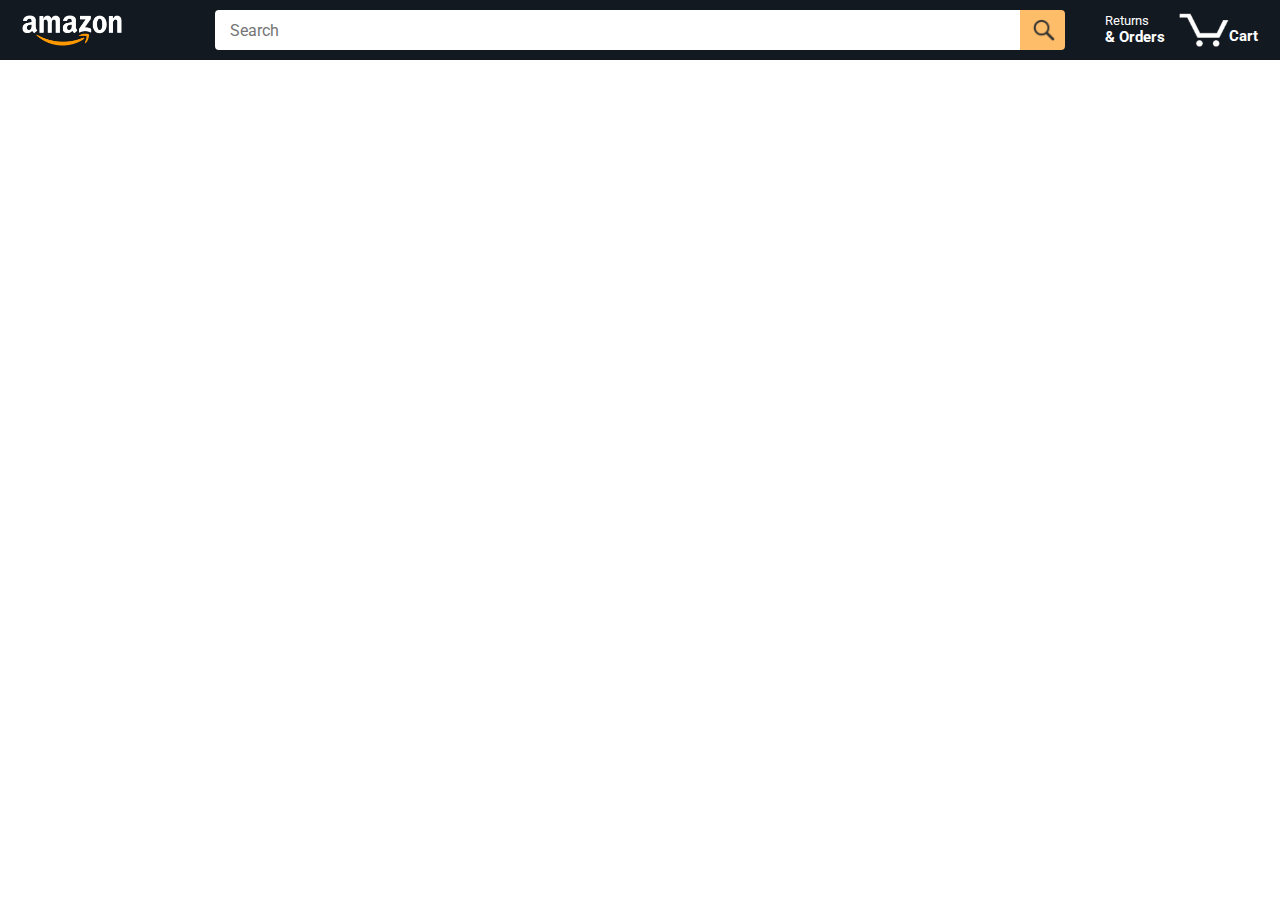
<file: index.html>
<!DOCTYPE html>
<html>
  <head>
    <title>Amazon Project</title>

    <!-- This code is needed for responsive design to work.
      (Responsive design = make the website look good on
      smaller screen sizes like a phone or a tablet). -->
    <!-- <meta
      name="viewport"
      content="width=device-width, initial-scale=1
    maximum-scale=1"
    /> -->

    <!-- Load a font called Roboto from Google Fonts. -->
    <link rel="preconnect" href="https://fonts.googleapis.com" />
    <link rel="preconnect" href="https://fonts.gstatic.com" crossorigin />
    <link
      href="https://fonts.googleapis.com/css2?family=Roboto:wght@400;500;700&display=swap"
      rel="stylesheet"
    />

    <!-- Here are the CSS files for this page. -->
    <link rel="stylesheet" href="styles/shared/general.css" />
    <link rel="stylesheet" href="styles/shared/amazon-header.css" />
    <link rel="stylesheet" href="styles/pages/amazon.css" />
  </head>
  <body>
    <div class="amazon-header">
      <div class="amazon-header-left-section">
        <a href="index.html" class="header-link">
          <img class="amazon-logo" src="images/amazon-logo-white.png" />
          <img
            class="amazon-mobile-logo"
            src="images/amazon-mobile-logo-white.png"
          />
        </a>
      </div>

      <div class="amazon-header-middle-section">
        <input class="search-bar" type="text" placeholder="Search" />

        <button class="search-button">
          <img class="search-icon" src="images/icons/search-icon.png" />
        </button>
      </div>

      <div class="amazon-header-right-section">
        <a class="orders-link header-link" href="orders.html">
          <span class="returns-text">Returns</span>
          <span class="orders-text">& Orders</span>
        </a>

        <a class="cart-link header-link" href="checkout.html">
          <img class="cart-icon" src="images/icons/cart-icon.png" />
          <div class="cart-quantity js-cart-quantity"></div>
          <div class="cart-text">Cart</div>
        </a>
      </div>
    </div>

    <div class="main">
      <div class="products-grid js-products-grid"></div>
    </div>
    <script type="module" src="scripts/amazon.js"></script>
  </body>
</html>
</file>
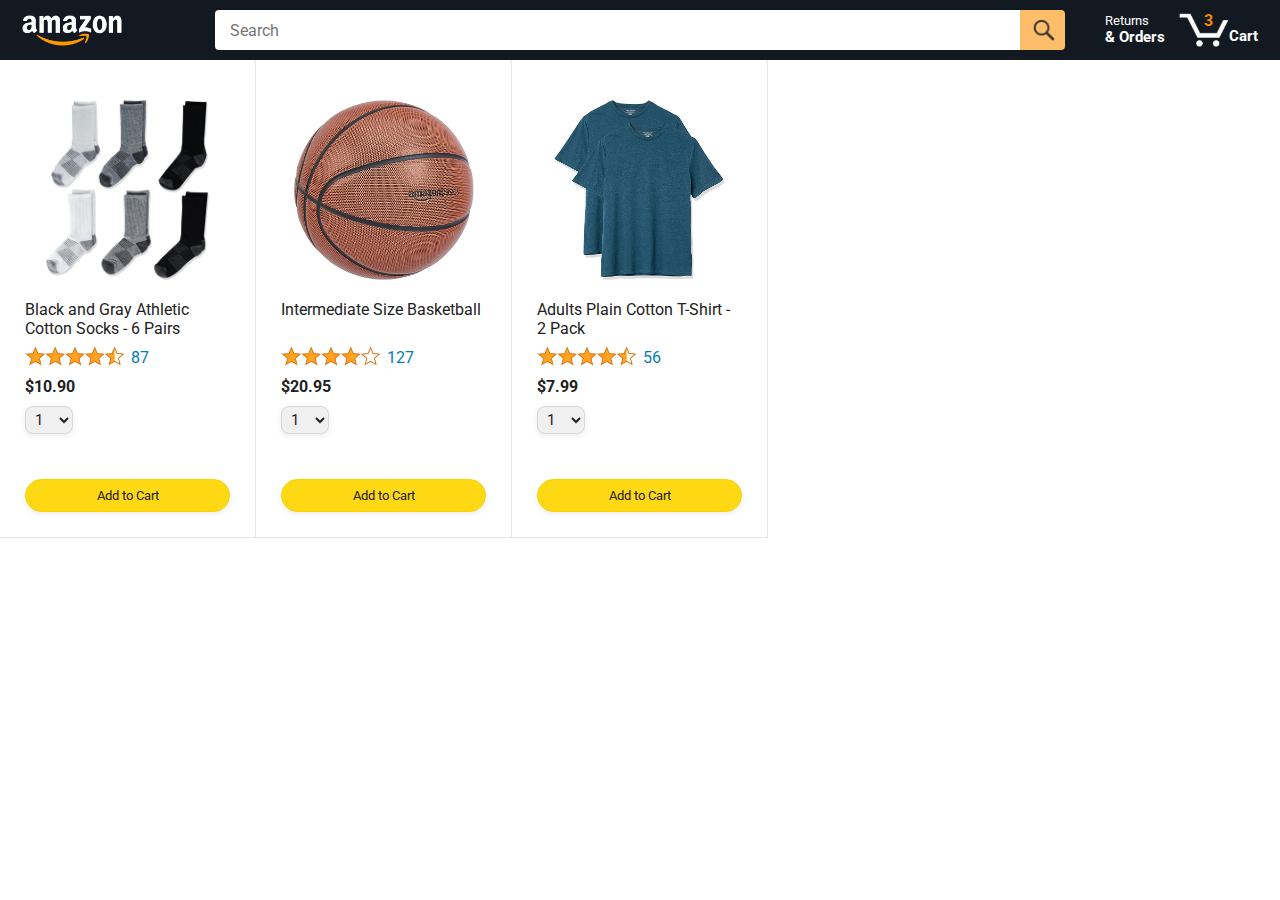
<file: amazon.html>
<!DOCTYPE html>
<html>
  <head>
    <title>Amazon Project</title>

    <!-- This code is needed for responsive design to work.
      (Responsive design = make the website look good on
      smaller screen sizes like a phone or a tablet). -->
    <meta name="viewport" content="width=device-width, initial-scale=1">

    <!-- Load a font called Roboto from Google Fonts. -->
    <link rel="preconnect" href="https://fonts.googleapis.com">
    <link rel="preconnect" href="https://fonts.gstatic.com" crossorigin>
    <link href="https://fonts.googleapis.com/css2?family=Roboto:wght@400;500;700&display=swap" rel="stylesheet">

    <!-- Here are the CSS files for this page. -->
    <link rel="stylesheet" href="styles/shared/general.css">
    <link rel="stylesheet" href="styles/shared/amazon-header.css">
    <link rel="stylesheet" href="styles/pages/amazon.css">
  </head>
  <body>
    <div class="amazon-header">
      <div class="amazon-header-left-section">
        <a href="amazon.html" class="header-link">
          <img class="amazon-logo"
            src="images/amazon-logo-white.png">
          <img class="amazon-mobile-logo"
            src="images/amazon-mobile-logo-white.png">
        </a>
      </div>

      <div class="amazon-header-middle-section">
        <input class="search-bar" type="text" placeholder="Search">

        <button class="search-button">
          <img class="search-icon" src="images/icons/search-icon.png">
        </button>
      </div>

      <div class="amazon-header-right-section">
        <a class="orders-link header-link" href="orders.html">
          <span class="returns-text">Returns</span>
          <span class="orders-text">& Orders</span>
        </a>

        <a class="cart-link header-link" href="checkout.html">
          <img class="cart-icon" src="images/icons/cart-icon.png">
          <div class="cart-quantity">3</div>
          <div class="cart-text">Cart</div>
        </a>
      </div>
    </div>
    
    <div class="main">
      <div class="products-grid">
        <div class="product-container">
          <div class="product-image-container">
            <img class="product-image"
              src="images/products/athletic-cotton-socks-6-pairs.jpg">
          </div>

          <div class="product-name limit-text-to-2-lines">
            Black and Gray Athletic Cotton Socks - 6 Pairs
          </div>

          <div class="product-rating-container">
            <img class="product-rating-stars"
              src="images/ratings/rating-45.png">
            <div class="product-rating-count link-primary">
              87
            </div>
          </div>

          <div class="product-price">
            $10.90
          </div>

          <div class="product-quantity-container">
            <select>
              <option selected value="1">1</option>
              <option value="2">2</option>
              <option value="3">3</option>
              <option value="4">4</option>
              <option value="5">5</option>
              <option value="6">6</option>
              <option value="7">7</option>
              <option value="8">8</option>
              <option value="9">9</option>
              <option value="10">10</option>
            </select>
          </div>

          <div class="product-spacer"></div>

          <div class="added-to-cart">
            <img src="images/icons/checkmark.png">
            Added
          </div>

          <button class="add-to-cart-button button-primary">
            Add to Cart
          </button>
        </div>

        <div class="product-container">
          <div class="product-image-container">
            <img class="product-image"
              src="images/products/intermediate-composite-basketball.jpg">
          </div>

          <div class="product-name limit-text-to-2-lines">
            Intermediate Size Basketball
          </div>

          <div class="product-rating-container">
            <img class="product-rating-stars"
              src="images/ratings/rating-40.png">
            <div class="product-rating-count link-primary">
              127
            </div>
          </div>

          <div class="product-price">
            $20.95
          </div>

          <div class="product-quantity-container">
            <select>
              <option selected value="1">1</option>
              <option value="2">2</option>
              <option value="3">3</option>
              <option value="4">4</option>
              <option value="5">5</option>
              <option value="6">6</option>
              <option value="7">7</option>
              <option value="8">8</option>
              <option value="9">9</option>
              <option value="10">10</option>
            </select>
          </div>

          <div class="product-spacer"></div>

          <div class="added-to-cart">
            <img src="images/icons/checkmark.png">
            Added
          </div>

          <button class="add-to-cart-button button-primary">
            Add to Cart
          </button>
        </div>

        <div class="product-container">
          <div class="product-image-container">
            <img class="product-image"
              src="images/products/adults-plain-cotton-tshirt-2-pack-teal.jpg">
          </div>

          <div class="product-name limit-text-to-2-lines">
            Adults Plain Cotton T-Shirt - 2 Pack
          </div>

          <div class="product-rating-container">
            <img class="product-rating-stars"
              src="images/ratings/rating-45.png">
            <div class="product-rating-count link-primary">
              56
            </div>
          </div>

          <div class="product-price">
            $7.99
          </div>

          <div class="product-quantity-container">
            <select>
              <option selected value="1">1</option>
              <option value="2">2</option>
              <option value="3">3</option>
              <option value="4">4</option>
              <option value="5">5</option>
              <option value="6">6</option>
              <option value="7">7</option>
              <option value="8">8</option>
              <option value="9">9</option>
              <option value="10">10</option>
            </select>
          </div>

          <div class="product-spacer"></div>

          <div class="added-to-cart">
            <img src="images/icons/checkmark.png">
            Added
          </div>

          <button class="add-to-cart-button button-primary">
            Add to Cart
          </button>
        </div>
      </div>
    </div>
  </body>
</html>
</file>
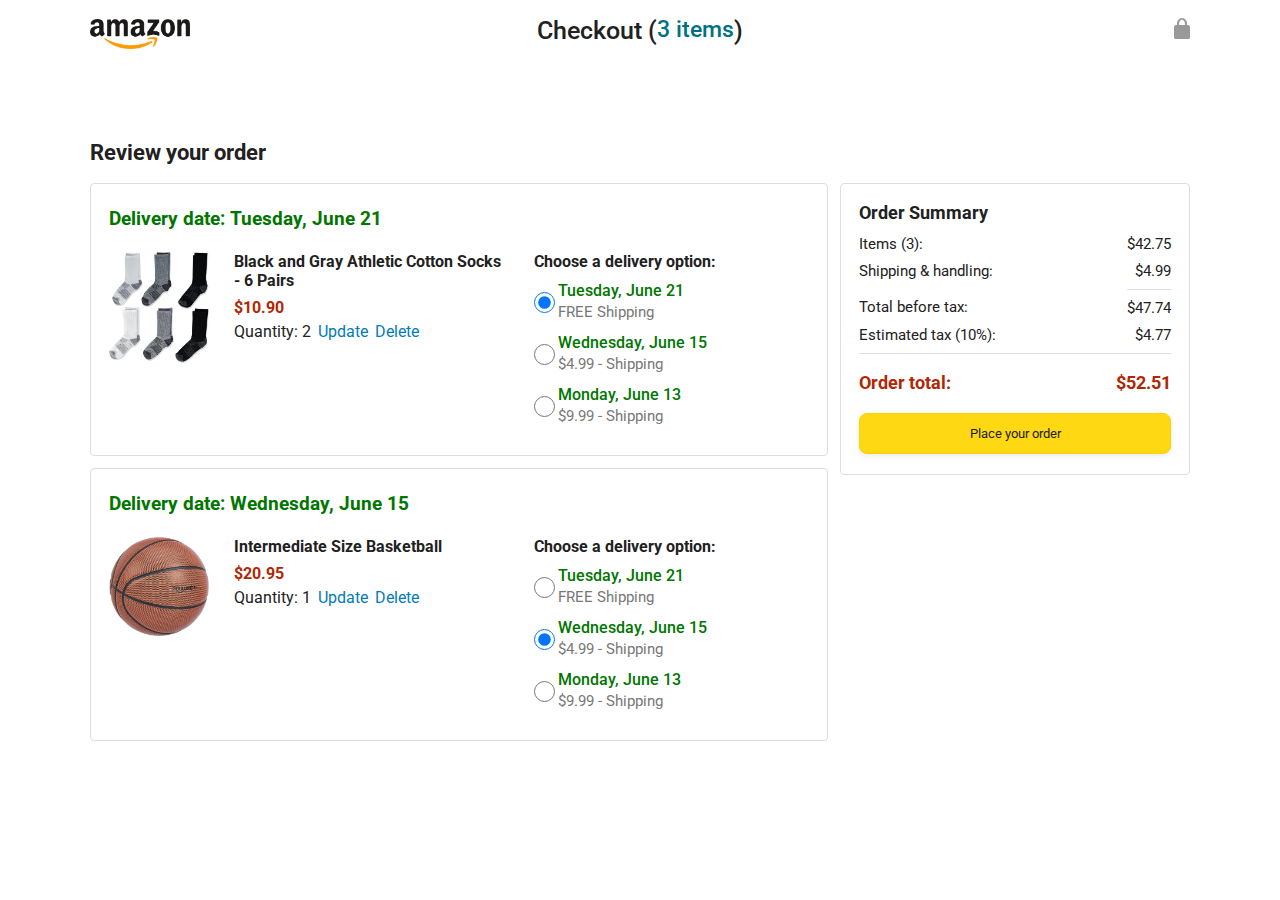
<file: checkout.html>
<!DOCTYPE html>
<html>
  <head>
    <title>Checkout</title>

    <!-- This code is needed for responsive design to work.
      (Responsive design = make the website look good on
      smaller screen sizes like a phone or a tablet). -->
    <meta name="viewport" content="width=device-width, initial-scale=1">

    <!-- Load a font called Roboto from Google Fonts. -->
    <link rel="preconnect" href="https://fonts.googleapis.com">
    <link rel="preconnect" href="https://fonts.gstatic.com" crossorigin>
    <link href="https://fonts.googleapis.com/css2?family=Roboto:wght@400;500;700&display=swap" rel="stylesheet">

    <!-- Here are the CSS files for this page. -->
    <link rel="stylesheet" href="styles/shared/general.css">
    <link rel="stylesheet" href="styles/pages/checkout/checkout-header.css">
    <link rel="stylesheet" href="styles/pages/checkout/checkout.css">
  </head>
  <body>
    <div class="checkout-header">
      <div class="header-content">
        <div class="checkout-header-left-section">
          <a href="amazon.html">
            <img class="amazon-logo" src="images/amazon-logo.png">
            <img class="amazon-mobile-logo" src="images/amazon-mobile-logo.png">
          </a>
        </div>

        <div class="checkout-header-middle-section">
          Checkout (<a class="return-to-home-link"
            href="amazon.html">3 items</a>)
        </div>

        <div class="checkout-header-right-section">
          <img src="images/icons/checkout-lock-icon.png">
        </div>
      </div>
    </div>

    <div class="main">
      <div class="page-title">Review your order</div>

      <div class="checkout-grid">
        <div class="order-summary">
          <div class="cart-item-container">
            <div class="delivery-date">
              Delivery date: Tuesday, June 21
            </div>

            <div class="cart-item-details-grid">
              <img class="product-image"
                src="images/products/athletic-cotton-socks-6-pairs.jpg">

              <div class="cart-item-details">
                <div class="product-name">
                  Black and Gray Athletic Cotton Socks - 6 Pairs
                </div>
                <div class="product-price">
                  $10.90
                </div>
                <div class="product-quantity">
                  <span>
                    Quantity: <span class="quantity-label">2</span>
                  </span>
                  <span class="update-quantity-link link-primary">
                    Update
                  </span>
                  <span class="delete-quantity-link link-primary">
                    Delete
                  </span>
                </div>
              </div>

              <div class="delivery-options">
                <div class="delivery-options-title">
                  Choose a delivery option:
                </div>
                <div class="delivery-option">
                  <input type="radio" checked
                    class="delivery-option-input"
                    name="delivery-option-1">
                  <div>
                    <div class="delivery-option-date">
                      Tuesday, June 21
                    </div>
                    <div class="delivery-option-price">
                      FREE Shipping
                    </div>
                  </div>
                </div>
                <div class="delivery-option">
                  <input type="radio"
                    class="delivery-option-input"
                    name="delivery-option-1">
                  <div>
                    <div class="delivery-option-date">
                      Wednesday, June 15
                    </div>
                    <div class="delivery-option-price">
                      $4.99 - Shipping
                    </div>
                  </div>
                </div>
                <div class="delivery-option">
                  <input type="radio"
                    class="delivery-option-input"
                    name="delivery-option-1">
                  <div>
                    <div class="delivery-option-date">
                      Monday, June 13
                    </div>
                    <div class="delivery-option-price">
                      $9.99 - Shipping
                    </div>
                  </div>
                </div>
              </div>
            </div>
          </div>

          <div class="cart-item-container">
            <div class="delivery-date">
              Delivery date: Wednesday, June 15
            </div>

            <div class="cart-item-details-grid">
              <img class="product-image"
                src="images/products/intermediate-composite-basketball.jpg">

              <div class="cart-item-details">
                <div class="product-name">
                  Intermediate Size Basketball
                </div>
                <div class="product-price">
                  $20.95
                </div>
                <div class="product-quantity">
                  <span>
                    Quantity: <span class="quantity-label">1</span>
                  </span>
                  <span class="update-quantity-link link-primary">
                    Update
                  </span>
                  <span class="delete-quantity-link link-primary">
                    Delete
                  </span>
                </div>
              </div>

              <div class="delivery-options">
                <div class="delivery-options-title">
                  Choose a delivery option:
                </div>

                <div class="delivery-option">
                  <input type="radio" class="delivery-option-input"
                    name="delivery-option-2">
                  <div>
                    <div class="delivery-option-date">
                      Tuesday, June 21
                    </div>
                    <div class="delivery-option-price">
                      FREE Shipping
                    </div>
                  </div>
                </div>
                <div class="delivery-option">
                  <input type="radio" checked class="delivery-option-input"
                    name="delivery-option-2">
                  <div>
                    <div class="delivery-option-date">
                      Wednesday, June 15
                    </div>
                    <div class="delivery-option-price">
                      $4.99 - Shipping
                    </div>
                  </div>
                </div>
                <div class="delivery-option">
                  <input type="radio" class="delivery-option-input"
                    name="delivery-option-2">
                  <div>
                    <div class="delivery-option-date">
                      Monday, June 13
                    </div>
                    <div class="delivery-option-price">
                      $9.99 - Shipping
                    </div>
                  </div>
                </div>
              </div>
            </div>
          </div>
        </div>

        <div class="payment-summary">
          <div class="payment-summary-title">
            Order Summary
          </div>

          <div class="payment-summary-row">
            <div>Items (3):</div>
            <div class="payment-summary-money">$42.75</div>
          </div>

          <div class="payment-summary-row">
            <div>Shipping &amp; handling:</div>
            <div class="payment-summary-money">$4.99</div>
          </div>

          <div class="payment-summary-row subtotal-row">
            <div>Total before tax:</div>
            <div class="payment-summary-money">$47.74</div>
          </div>

          <div class="payment-summary-row">
            <div>Estimated tax (10%):</div>
            <div class="payment-summary-money">$4.77</div>
          </div>

          <div class="payment-summary-row total-row">
            <div>Order total:</div>
            <div class="payment-summary-money">$52.51</div>
          </div>

          <button class="place-order-button button-primary">
            Place your order
          </button>
        </div>
      </div>
    </div>
  </body>
</html>
</file>
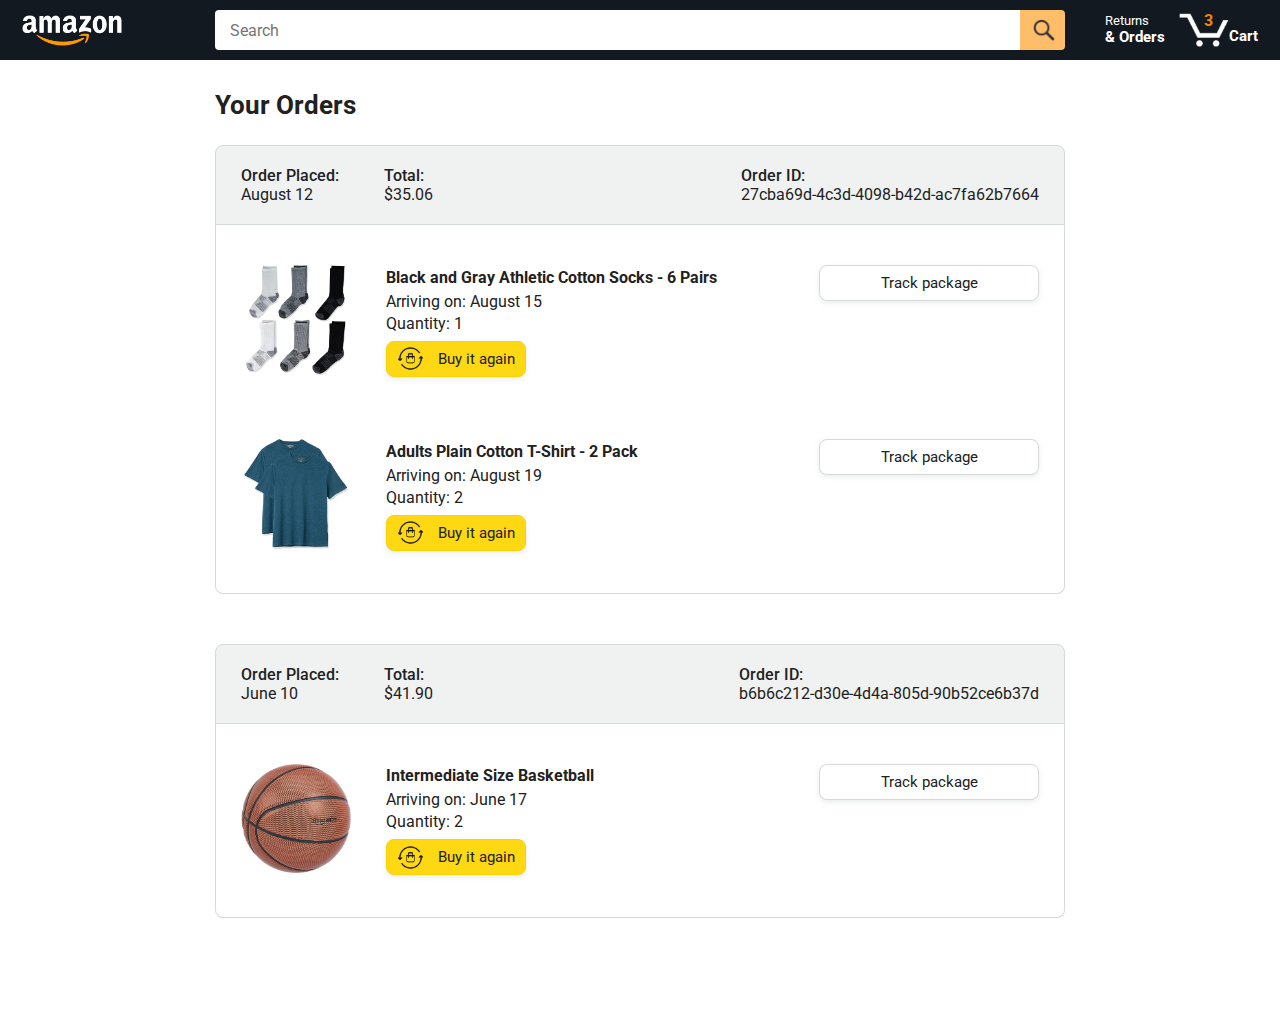
<file: orders.html>
<!DOCTYPE html>
<html>
  <head>
    <title>Orders</title>

    <!-- This code is needed for responsive design to work.
      (Responsive design = make the website look good on
      smaller screen sizes like a phone or a tablet). -->
    <meta name="viewport" content="width=device-width, initial-scale=1">

    <!-- Load a font called Roboto from Google Fonts. -->
    <link rel="preconnect" href="https://fonts.googleapis.com">
    <link rel="preconnect" href="https://fonts.gstatic.com" crossorigin>
    <link href="https://fonts.googleapis.com/css2?family=Roboto:wght@400;500;700&display=swap" rel="stylesheet">

    <!-- Here are the CSS files for this page. -->
    <link rel="stylesheet" href="styles/shared/general.css">
    <link rel="stylesheet" href="styles/shared/amazon-header.css">
    <link rel="stylesheet" href="styles/pages/orders.css">
  </head>
  <body>
    <div class="amazon-header">
      <div class="amazon-header-left-section">
        <a href="amazon.html" class="header-link">
          <img class="amazon-logo"
            src="images/amazon-logo-white.png">
          <img class="amazon-mobile-logo"
            src="images/amazon-mobile-logo-white.png">
        </a>
      </div>

      <div class="amazon-header-middle-section">
        <input class="search-bar" type="text" placeholder="Search">

        <button class="search-button">
          <img class="search-icon" src="images/icons/search-icon.png">
        </button>
      </div>

      <div class="amazon-header-right-section">
        <a class="orders-link header-link" href="orders.html">
          <span class="returns-text">Returns</span>
          <span class="orders-text">& Orders</span>
        </a>

        <a class="cart-link header-link" href="checkout.html">
          <img class="cart-icon" src="images/icons/cart-icon.png">
          <div class="cart-quantity">3</div>
          <div class="cart-text">Cart</div>
        </a>
      </div>
    </div>

    <div class="main">
      <div class="page-title">Your Orders</div>

      <div class="orders-grid">
        <div class="order-container">
          
          <div class="order-header">
            <div class="order-header-left-section">
              <div class="order-date">
                <div class="order-header-label">Order Placed:</div>
                <div>August 12</div>
              </div>
              <div class="order-total">
                <div class="order-header-label">Total:</div>
                <div>$35.06</div>
              </div>
            </div>

            <div class="order-header-right-section">
              <div class="order-header-label">Order ID:</div>
              <div>27cba69d-4c3d-4098-b42d-ac7fa62b7664</div>
            </div>
          </div>

          <div class="order-details-grid">
            <div class="product-image-container">
              <img src="images/products/athletic-cotton-socks-6-pairs.jpg">
            </div>

            <div class="product-details">
              <div class="product-name">
                Black and Gray Athletic Cotton Socks - 6 Pairs
              </div>
              <div class="product-delivery-date">
                Arriving on: August 15
              </div>
              <div class="product-quantity">
                Quantity: 1
              </div>
              <button class="buy-again-button button-primary">
                <img class="buy-again-icon" src="images/icons/buy-again.png">
                <span class="buy-again-message">Buy it again</span>
              </button>
            </div>

            <div class="product-actions">
              <a href="tracking.html">
                <button class="track-package-button button-secondary">
                  Track package
                </button>
              </a>
            </div>

            <div class="product-image-container">
              <img src="images/products/adults-plain-cotton-tshirt-2-pack-teal.jpg">
            </div>

            <div class="product-details">
              <div class="product-name">
                Adults Plain Cotton T-Shirt - 2 Pack
              </div>
              <div class="product-delivery-date">
                Arriving on: August 19
              </div>
              <div class="product-quantity">
                Quantity: 2
              </div>
              <button class="buy-again-button button-primary">
                <img class="buy-again-icon" src="images/icons/buy-again.png">
                <span class="buy-again-message">Buy it again</span>
              </button>
            </div>

            <div class="product-actions">
              <a href="tracking.html">
                <button class="track-package-button button-secondary">
                  Track package
                </button>
              </a>
            </div>
          </div>
        </div>

        <div class="order-container">

          <div class="order-header">
            <div class="order-header-left-section">
              <div class="order-date">
                <div class="order-header-label">Order Placed:</div>
                <div>June 10</div>
              </div>
              <div class="order-total">
                <div class="order-header-label">Total:</div>
                <div>$41.90</div>
              </div>
            </div>

            <div class="order-header-right-section">
              <div class="order-header-label">Order ID:</div>
              <div>b6b6c212-d30e-4d4a-805d-90b52ce6b37d</div>
            </div>
          </div>

          <div class="order-details-grid">
            <div class="product-image-container">
              <img src="images/products/intermediate-composite-basketball.jpg">
            </div>

            <div class="product-details">
              <div class="product-name">
                Intermediate Size Basketball
              </div>
              <div class="product-delivery-date">
                Arriving on: June 17
              </div>
              <div class="product-quantity">
                Quantity: 2
              </div>
              <button class="buy-again-button button-primary">
                <img class="buy-again-icon" src="images/icons/buy-again.png">
                <span class="buy-again-message">Buy it again</span>
              </button>
            </div>

            <div class="product-actions">
              <a href="tracking.html">
                <button class="track-package-button button-secondary">
                  Track package
                </button>
              </a>
            </div>
          </div>
        </div>
      </div>
    </div>
  </body>
</html>
</file>
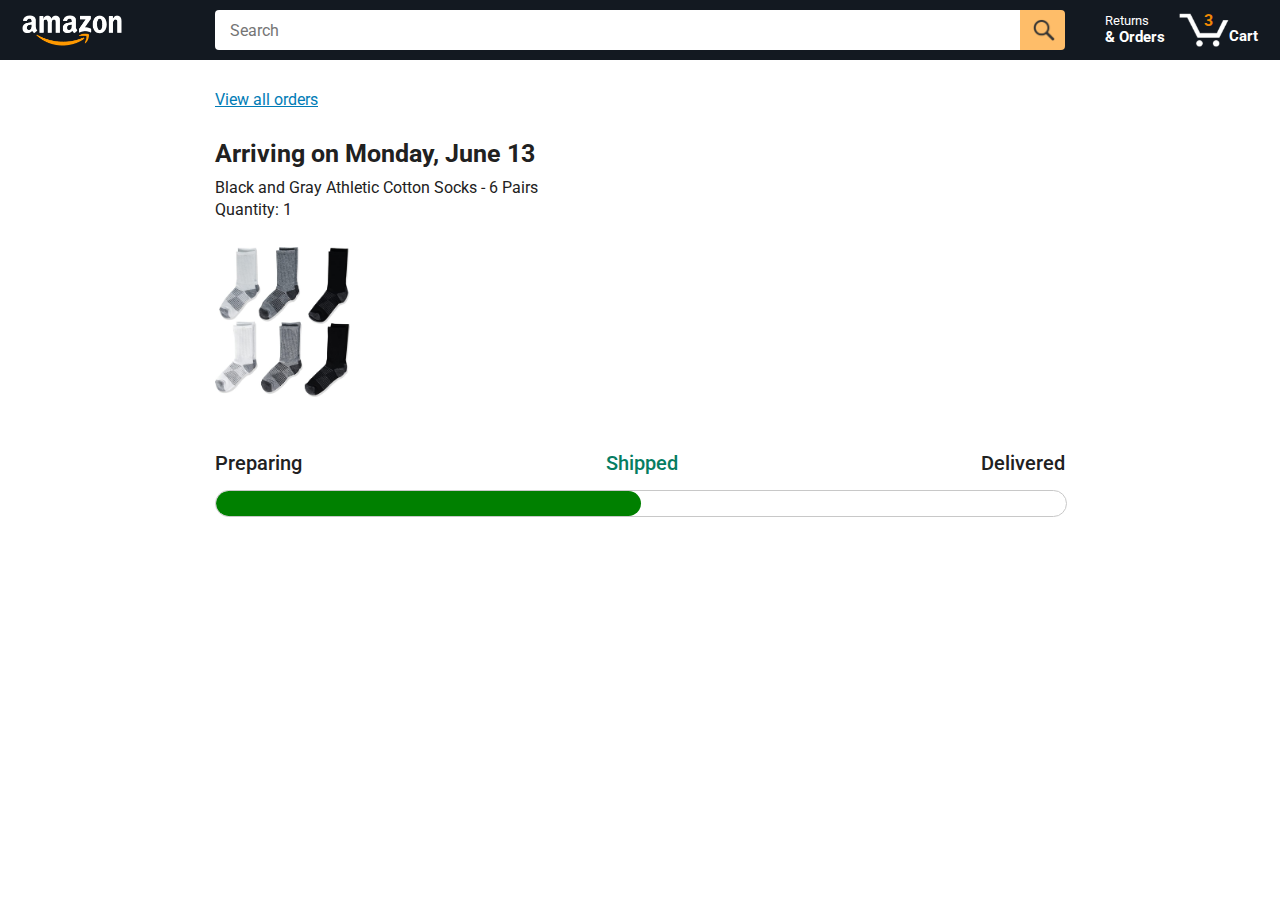
<file: tracking.html>
<!DOCTYPE html>
<html>
  <head>
    <title>Tracking</title>

    <!-- This code is needed for responsive design to work.
      (Responsive design = make the website look good on
      smaller screen sizes like a phone or a tablet). -->
    <meta name="viewport" content="width=device-width, initial-scale=1" />

    <!-- Load a font called Roboto from Google Fonts. -->
    <link rel="preconnect" href="https://fonts.googleapis.com" />
    <link rel="preconnect" href="https://fonts.gstatic.com" crossorigin />
    <link
      href="https://fonts.googleapis.com/css2?family=Roboto:wght@400;500;700&display=swap"
      rel="stylesheet"
    />

    <!-- Here are the CSS files for this page. -->
    <link rel="stylesheet" href="styles/shared/general.css" />
    <link rel="stylesheet" href="styles/shared/amazon-header.css" />
    <link rel="stylesheet" href="styles/pages/tracking.css" />
  </head>
  <body>
    <div class="amazon-header">
      <div class="amazon-header-left-section">
        <a href="amazon.html" class="header-link">
          <img class="amazon-logo" src="images/amazon-logo-white.png" />
          <img
            class="amazon-mobile-logo"
            src="images/amazon-mobile-logo-white.png"
          />
        </a>
      </div>

      <div class="amazon-header-middle-section">
        <input class="search-bar" type="text" placeholder="Search" />

        <button class="search-button">
          <img class="search-icon" src="images/icons/search-icon.png" />
        </button>
      </div>

      <div class="amazon-header-right-section">
        <a class="orders-link header-link" href="orders.html">
          <span class="returns-text">Returns</span>
          <span class="orders-text">& Orders</span>
        </a>

        <a class="cart-link header-link" href="checkout.html">
          <img class="cart-icon" src="images/icons/cart-icon.png" />
          <div class="cart-quantity">3</div>
          <div class="cart-text">Cart</div>
        </a>
      </div>
    </div>

    <div class="main">
      <div class="order-tracking">
        <a class="back-to-orders-link link-primary" href="orders.html">
          View all orders
        </a>

        <div class="delivery-date">Arriving on Monday, June 13</div>

        <div class="product-info">
          Black and Gray Athletic Cotton Socks - 6 Pairs
        </div>

        <div class="product-info">Quantity: 1</div>

        <img
          class="product-image"
          src="images/products/athletic-cotton-socks-6-pairs.jpg"
        />

        <div class="progress-labels-container">
          <div class="progress-label">Preparing</div>
          <div class="progress-label current-status">Shipped</div>
          <div class="progress-label">Delivered</div>
        </div>

        <div class="progress-bar-container">
          <div class="progress-bar"></div>
        </div>
      </div>
    </div>
    <script>
      const url = new URL(window.location.href);
      console.log(url.searchParams.get("orderId"));
      console.log(url.searchParams.get("productId"));
    </script>
  </body>
</html>
</file>
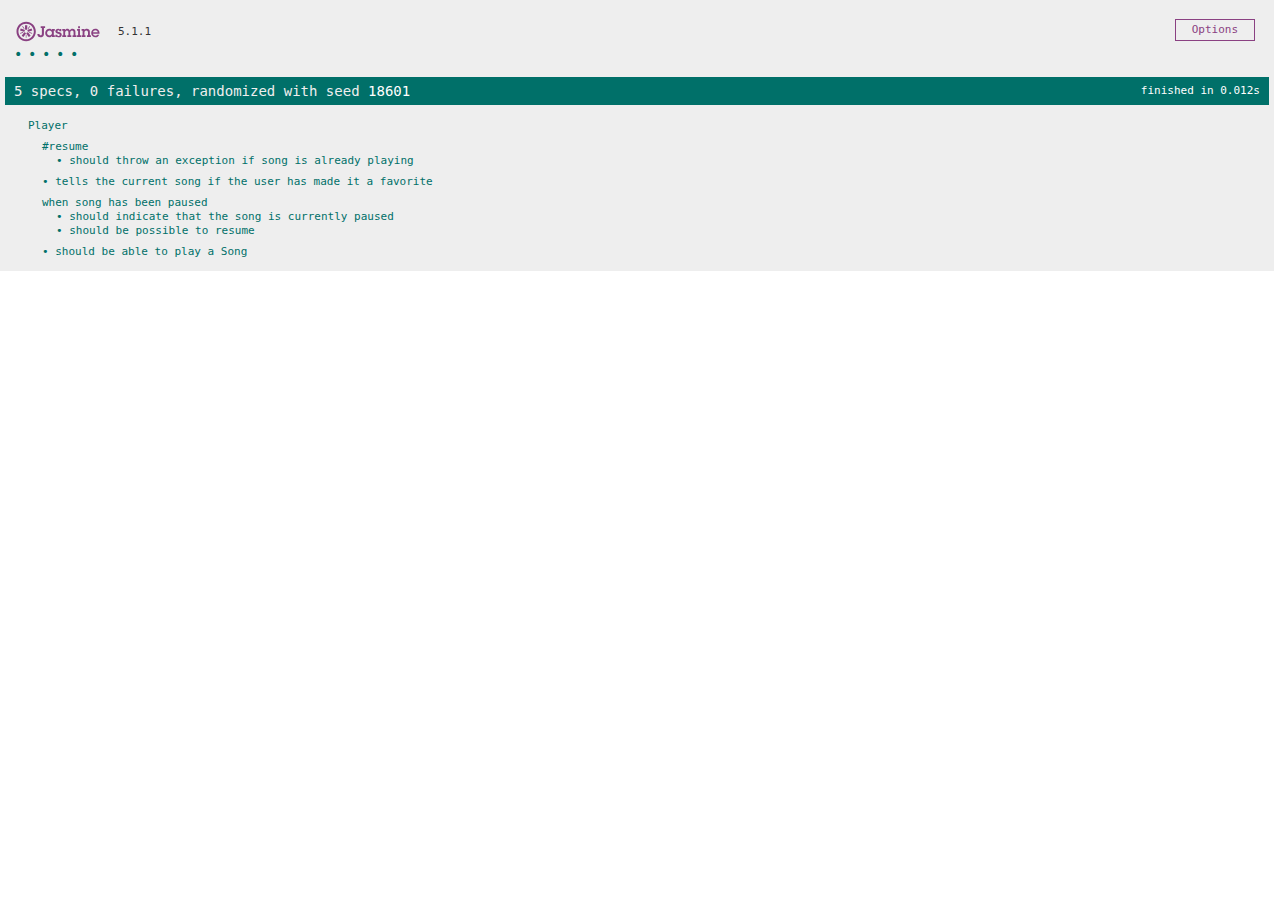
<file: Tests/tests-jasmine/SpecRunner.html>
<!DOCTYPE html>
<html>
<head>
  <meta charset="utf-8">
  <title>Jasmine Spec Runner v5.1.1</title>

  <link rel="shortcut icon" type="image/png" href="lib/jasmine-5.1.1/jasmine_favicon.png">
  <link rel="stylesheet" href="lib/jasmine-5.1.1/jasmine.css">

  <script src="lib/jasmine-5.1.1/jasmine.js"></script>
  <script src="lib/jasmine-5.1.1/jasmine-html.js"></script>
  <script src="lib/jasmine-5.1.1/boot0.js"></script>
  <!-- optional: include a file here that configures the Jasmine env -->
  <script src="lib/jasmine-5.1.1/boot1.js"></script>

  <!-- include source files here... -->
  <script src="src/Player.js"></script>
  <script src="src/Song.js"></script>

  <!-- include spec files here... -->
  <script src="spec/SpecHelper.js"></script>
  <script src="spec/PlayerSpec.js"></script>

</head>

<body>
</body>
</html>
</file>
<file: styles/shared/general.css>
body {
  font-family: Roboto, Arial;
  color: rgb(33, 33, 33);
  /* The <body> element has a default margin of 8px
     on all sides. This removes the default margins. */
  margin: 0;
}

/* <p> elements have a default margin on the top
   and bottom. This removes the default margins. */
p {
  margin: 0;
}

button {
  cursor: pointer;
}

select {
  cursor: pointer;
}

input, select, button {
  font-family: Roboto, Arial;
}

.button-primary {
  color: rgb(33, 33, 33);
  background-color: rgb(255, 216, 20);
  border: 1px solid rgb(252, 210, 0);
  border-radius: 8px;
  cursor: pointer;
  box-shadow: 0 2px 5px rgba(213, 217, 217, 0.5);
}

.button-primary:hover {
  background-color: rgb(247, 202, 0);
  border: 1px solid rgb(242, 194, 0);
}

.button-primary:active {
  background: rgb(255, 216, 20);
  border-color: rgb(252, 210, 0);
  box-shadow: none;
}

.button-secondary {
  color: rgb(33, 33, 33);
  background: white;
  border: 1px solid rgb(213, 217, 217);
  border-radius: 8px;
  cursor: pointer;
  box-shadow: 0 2px 5px rgba(213, 217, 217, 0.5);
}

.button-secondary:hover {
  background-color: rgb(247, 250, 250);
}

.button-secondary:active {
  background-color: rgb(237, 253, 255);
  box-shadow: none;
}

/* These styles will limit text to 2 lines. Anything
   beyond 2 lines will be replaced with "..."
   You can find this code by using an A.I. tool or by
   searching in Google.
   https://css-tricks.com/almanac/properties/l/line-clamp/ */
.limit-text-to-2-lines {
  display: -webkit-box;
  -webkit-line-clamp: 2;
  -webkit-box-orient: vertical;
  overflow: hidden;
}

.link-primary {
  color: rgb(1, 124, 182);
  cursor: pointer;
}

.link-primary:hover {
  color: rgb(196, 80, 0);
}

/* Styles for dropdown selectors. */
select {
  color: rgb(33, 33, 33);
  background-color: rgb(240, 240, 240);
  border: 1px solid rgb(213, 217, 217);
  border-radius: 8px;
  padding: 3px 5px;
  font-size: 15px;
  cursor: pointer;
  box-shadow: 0 2px 5px rgba(213, 217, 217, 0.5);
}

select:focus,
input:focus {
  outline: 2px solid rgb(255, 153, 0);
}
</file>
<file: styles/shared/amazon-header.css>
.amazon-header {
  background-color: rgb(19, 25, 33);
  color: white;
  padding-left: 15px;
  padding-right: 15px;

  display: flex;
  align-items: center;
  justify-content: space-between;

  position: fixed;
  top: 0;
  left: 0;
  right: 0;
  height: 60px;
}

.amazon-header-left-section {
  width: 180px;
}

@media (max-width: 800px) {
  .amazon-header-left-section {
    width: unset;
  }
}

.header-link {
  display: inline-block;
  padding: 6px;
  border-radius: 2px;
  cursor: pointer;
  text-decoration: none;
  border: 1px solid rgba(0, 0, 0, 0);
}

.header-link:hover {
  border: 1px solid white;
}

.amazon-logo {
  width: 100px;
  margin-top: 5px;
}

.amazon-mobile-logo {
  display: none;
}

@media (max-width: 575px) {
  .amazon-logo {
    display: none;
  }

  .amazon-mobile-logo {
    display: block;
    height: 35px;
    margin-top: 5px;
  }
}

.amazon-header-middle-section {
  flex: 1;
  max-width: 850px;
  margin-left: 10px;
  margin-right: 10px;
  display: flex;
}

.search-bar {
  flex: 1;
  width: 0;
  font-size: 16px;
  height: 38px;
  padding-left: 15px;
  border: none;
  border-top-left-radius: 4px;
  border-bottom-left-radius: 4px;
  border-top-right-radius: 0;
  border-bottom-right-radius: 0;
}

.search-button {
  background-color: rgb(254, 189, 105);
  border: none;
  width: 45px;
  height: 40px;
  border-top-right-radius: 4px;
  border-bottom-right-radius: 4px;
  flex-shrink: 0;
}

.search-icon {
  height: 22px;
  margin-left: 2px;
  margin-top: 3px;
}

.amazon-header-right-section {
  width: 180px;
  flex-shrink: 0;
  display: flex;
  justify-content: end;
}

.orders-link {
  color: white;
}

.returns-text {
  display: block;
  font-size: 13px;
}

.orders-text {
  display: block;
  font-size: 15px;
  font-weight: 700;
}

.cart-link {
  color: white;
  display: flex;
  align-items: center;
  position: relative;
}

.cart-icon {
  width: 50px;
}

.cart-text {
  margin-top: 12px;
  font-size: 15px;
  font-weight: 700;
}

.cart-quantity {
  color: rgb(240, 136, 4);
  font-size: 16px;
  font-weight: 700;

  position: absolute;
  top: 4px;
  left: 22px;
  
  width: 26px;
  text-align: center;
}
</file>
<file: styles/pages/amazon.css>
@media (min-width: 768px) {
  .main {
    display: flex;
    justify-content: center;
    align-items: center;
    width: 100%;
    min-height: 200px;
  }
}
.main {
  margin-top: 60px;
}

.products-grid {
  display: grid;
  position: relative;
  width: 100%;
  grid-template-columns: repeat(8, 1fr);
}

@media (max-width: 2000px) {
  .products-grid {
    grid-template-columns: repeat(7, 1fr);
  }
}

@media (max-width: 1600px) {
  .products-grid {
    grid-template-columns: repeat(6, 1fr);
  }
}

@media (max-width: 1300px) {
  .products-grid {
    grid-template-columns: repeat(5, 1fr);
  }
}

@media (max-width: 1000px) {
  .products-grid {
    grid-template-columns: repeat(4, 1fr);
  }
}

@media (max-width: 425px) {
  .products-grid {
    grid-template-columns: repeat(2, 1fr);
  }
}

.product-container {
  padding: 40px 25px 25px;
  border-right: 1px solid rgb(231, 231, 231);
  border-bottom: 1px solid rgb(231, 231, 231);
  display: flex;
  flex-direction: column;
}

.product-image-container {
  display: flex;
  justify-content: center;
  align-items: center;
  height: 180px;
  margin-bottom: 20px;
}

.product-image {
  max-width: 100%;
  max-height: 100%;
}

.product-name {
  height: 40px;
  margin-bottom: 5px;
}

.product-rating-container {
  display: flex;
  align-items: center;
  margin-bottom: 10px;
}

.product-rating-stars {
  width: 100px;
  margin-right: 6px;
}

.product-rating-count {
  color: rgb(1, 124, 182);
  cursor: pointer;
  margin-top: 3px;
}

.product-price {
  font-weight: 700;
  margin-bottom: 10px;
}

.product-quantity-container {
  margin-bottom: 17px;
}

.product-spacer {
  flex: 1;
}

.added-to-cart {
  color: rgb(6, 125, 98);
  font-size: 16px;
  display: flex;
  align-items: center;
  margin-bottom: 8px;
  opacity: 0;
}

.added-to-cart img {
  height: 20px;
  margin-right: 5px;
}

.add-to-cart-button {
  width: 100%;
  padding: 8px;
  border-radius: 50px;
}

.loader-container {
  position: absolute;
  inset: 0;
  display: flex;
  justify-content: center;
  align-items: center;
  min-height: 100px;
  background: white;
}

.spinner {
  width: 48px;
  height: 48px;
  border: 5px solid #e0e0e0;
  border-top: 5px solid #007185;
  border-radius: 50%;
  animation: spin 0.75s linear infinite;
}

@keyframes spin {
  to {
    transform: rotate(360deg);
  }
}
.product-extra-links {
  display: flex;
  gap: 12px;
  margin-bottom: 10px;
}

.product-extra-link {
  margin-top: -7px;
  font-size: 14px;
  color: rgb(1, 124, 182);
  text-decoration: none;
  cursor: pointer;
}

.product-extra-link:hover {
  color: rgb(196, 80, 0);
  text-decoration: underline;
}

.not-found {
  color: red;
  margin-top: 50px;
  margin-bottom: 200px;
}
.go-to-home {
  color: blue;
  text-decoration: none;
  transition: all 0.2s ease;
}
.go-to-home:hover {
  padding: 2px;
  border: 2px solid rgb(5, 5, 82);
  background-color: #85d4e2;
}
.not-found-page {
  display: flex;
  flex-direction: column;
  justify-content: center;
  align-items: center;
}
</file>
<file: styles/pages/checkout/checkout-header.css>
.checkout-header {
  height: 60px;
  padding-left: 30px;
  padding-right: 30px;
  background-color: white;

  display: flex;
  justify-content: center;

  position: fixed;
  top: 0;
  left: 0;
  right: 0;
  z-index: 1000;
}

.header-content {
  width: 100%;
  max-width: 1100px;

  display: flex;
  align-items: center;
}

.checkout-header-left-section {
  width: 150px;
}

.amazon-logo {
  width: 100px;
  margin-top: 12px;
}

.amazon-mobile-logo {
  display: none;
}

/* @media is used to create responsive design (making the
   website look good on any screen size). This @media
   means when the screen width is 575px or less, different
   styles (inside the {...}) will be applied. */
@media (max-width: 575px) {
  .checkout-header-left-section {
    width: auto;
  }

  .amazon-logo {
    display: none;
  }

  .amazon-mobile-logo {
    display: inline-block;
    height: 35px;
    margin-top: 5px;
  }
}

.checkout-header-middle-section {
  flex: 1;
  flex-shrink: 0;
  text-align: center;

  font-size: 25px;
  font-weight: 500;

  display: flex;
  justify-content: center;
}

.return-to-home-link {
  color: rgb(0, 113, 133);
  font-size: 23px;
  text-decoration: none;
  cursor: pointer;
}

@media (max-width: 1000px) {
  .checkout-header-middle-section {
    font-size: 20px;
    margin-right: 60px;
  }

  .return-to-home-link {
    font-size: 18px;
  }
}

@media (max-width: 575px) {
  .checkout-header-middle-section {
    margin-right: 5px;
  }
}

.checkout-header-right-section {
  text-align: right;
  width: 150px;
}

@media (max-width: 1000px) {
  .checkout-header-right-section {
    width: auto;
  }
}
</file>
<file: styles/pages/checkout/checkout.css>
.main {
  max-width: 1100px;
  padding-left: 30px;
  padding-right: 30px;

  margin-top: 140px;
  margin-bottom: 100px;

  /* margin-left: auto;
     margin-right auto;
     Is a trick for centering an element horizontally
     without needing a container. */
  margin-left: auto;
  margin-right: auto;
}

.page-title {
  font-weight: 700;
  font-size: 22px;
  margin-bottom: 18px;
}

.checkout-grid {
  display: grid;
  /* Here, 1fr means the first column will take
     up the remaining space in the grid. */
  grid-template-columns: 1fr 350px;
  column-gap: 12px;

  /* Use align-items: start; to prevent the elements
     in the grid from stretching vertically. */
  align-items: start;
}

@media (max-width: 1000px) {
  .main {
    max-width: 500px;
  }

  .checkout-grid {
    grid-template-columns: 1fr;
  }
}

.cart-item-container,
.payment-summary {
  border: 1px solid rgb(222, 222, 222);
  border-radius: 4px;
  padding: 18px;
}

.cart-item-container {
  margin-bottom: 12px;
}

.payment-summary {
  padding-bottom: 5px;
}

@media (max-width: 1000px) {
  .payment-summary {
    /* grid-row: 1 means this element will be placed into row
      1 in the grid. (Normally, the row that an element is
      placed in is determined by the order of the elements in
      the HTML. grid-row overrides this default ordering). */
    grid-row: 1;
    margin-bottom: 12px;
  }
}

.delivery-date {
  color: rgb(0, 118, 0);
  font-weight: 700;
  font-size: 19px;
  margin-top: 5px;
  margin-bottom: 22px;
}

.cart-item-details-grid {
  display: grid;
  /* 100px 1fr 1fr; means the 2nd and 3rd column will
     take up half the remaining space in the grid
     (they will divide up the remaining space evenly). */
  grid-template-columns: 100px 1fr 1fr;
  column-gap: 25px;
}

@media (max-width: 1000px) {
  .cart-item-details-grid {
    grid-template-columns: 100px 1fr;
    row-gap: 30px;
  }
}

.product-image {
  max-width: 100%;
  max-height: 120px;

  /* margin-left: auto;
     margin-right auto;
     Is a trick for centering an element horizontally
     without needing a container. */
  margin-left: auto;
  margin-right: auto;
}

.product-name {
  font-weight: 700;
  margin-bottom: 8px;
}

.product-price {
  color: rgb(177, 39, 4);
  font-weight: 700;
  margin-bottom: 5px;
}

.product-quantity .link-primary {
  margin-left: 3px;
}

@media (max-width: 1000px) {
  .delivery-options {
    /* grid-column: 1 means this element will be placed
       in column 1 in the grid. (Normally, the column that
       an element is placed in is determined by the order
       of the elements in the HTML. grid-column overrides
       this default ordering).
       
       / span 2 means this element will take up 2 columns
       in the grid (Normally, each element takes up 1
       column in the grid). */
    grid-column: 1 / span 2;
  }
}

.delivery-options-title {
  font-weight: 700;
  margin-bottom: 10px;
}

.delivery-option {
  display: grid;
  grid-template-columns: 24px 1fr;
  margin-bottom: 12px;
  cursor: pointer;
}

.delivery-option-input {
  margin-left: 0px;
  cursor: pointer;
}

.delivery-option-date {
  color: rgb(0, 118, 0);
  font-weight: 500;
  margin-bottom: 3px;
}

.delivery-option-price {
  color: rgb(120, 120, 120);
  font-size: 15px;
}

.payment-summary-title {
  font-weight: 700;
  font-size: 18px;
  margin-bottom: 12px;
}

.payment-summary-row {
  display: grid;
  /* 1fr auto; means the width of the 2nd column will be
     determined by the elements inside the column (auto).
     The 1st column will take up the remaining space. */
  grid-template-columns: 1fr auto;

  font-size: 15px;
  margin-bottom: 9px;
}

.payment-summary-money {
  text-align: right;
}

.subtotal-row .payment-summary-money {
  border-top: 1px solid rgb(222, 222, 222);
}

.subtotal-row div {
  padding-top: 9px;
}

.total-row {
  color: rgb(177, 39, 4);
  font-weight: 700;
  font-size: 18px;

  border-top: 1px solid rgb(222, 222, 222);
  padding-top: 18px;
}

.place-order-button {
  width: 100%;
  padding-top: 12px;
  padding-bottom: 12px;
  border-radius: 8px;

  margin-top: 11px;
  margin-bottom: 15px;
}
</file>
<file: styles/pages/orders.css>
.main {
  max-width: 850px;
  margin-top: 90px;
  margin-bottom: 100px;
  padding-left: 20px;
  padding-right: 20px;

  /* margin-left: auto;
     margin-right auto;
     Is a trick for centering an element horizontally
     without needing a container. */
  margin-left: auto;
  margin-right: auto;
}

.page-title {
  font-weight: 700;
  font-size: 26px;
  margin-bottom: 25px;
}

.orders-grid {
  display: grid;
  grid-template-columns: 1fr;
  row-gap: 50px;
}

.order-header {
  background-color: rgb(240, 242, 242);
  border: 1px solid rgb(213, 217, 217);

  display: flex;
  align-items: center;
  justify-content: space-between;

  padding: 20px 25px;
  border-top-left-radius: 8px;
  border-top-right-radius: 8px;
}

.order-header-left-section {
  display: flex;
  flex-shrink: 0;
}

.order-header-label {
  font-weight: 500;
}

.order-date,
.order-total {
  margin-right: 45px;
}

.order-header-right-section {
  flex-shrink: 1;
}

@media (max-width: 575px) {
  .order-header {
    flex-direction: column;
    align-items: start;
    line-height: 23px;
    padding: 15px;
  }

  .order-header-left-section {
    flex-direction: column;
  }

  .order-header-label {
    margin-right: 5px;
  }

  .order-date,
  .order-total {
    display: grid;
    grid-template-columns: auto 1fr;
    margin-right: 0;
  }

  .order-header-right-section {
    display: grid;
    grid-template-columns: auto 1fr;
  }
}

.order-details-grid {
  padding: 40px 25px;
  border: 1px solid rgb(213, 217, 217);
  border-top: none;
  border-bottom-left-radius: 8px;
  border-bottom-right-radius: 8px;

  display: grid;
  grid-template-columns: 110px 1fr 220px;
  column-gap: 35px;
  row-gap: 60px;
  align-items: center;
}

@media (max-width: 800px) {
  .order-details-grid {
    grid-template-columns: 110px 1fr;
    row-gap: 0;
    padding-bottom: 8px;
  }
}

@media (max-width: 450px) {
  .order-details-grid {
    grid-template-columns: 1fr;
  }
}

.product-image-container {
  text-align: center;
}

.product-image-container img {
  max-width: 110px;
  max-height: 110px;
}

.product-name {
  font-weight: 700;
  margin-bottom: 5px;
}

.product-delivery-date {
  margin-bottom: 3px;
}

.product-quantity {
  margin-bottom: 8px;
}

.buy-again-button {
  font-size: 15px;
  width: 140px;
  height: 36px;
  border-radius: 8px;

  display: flex;
  align-items: center;
  justify-content: center;
}

.buy-again-icon {
  width: 25px;
  margin-right: 15px;
}

.product-actions {
  align-self: start;
}

.track-package-button {
  width: 100%;
  font-size: 15px;
  padding: 8px;
}

@media (max-width: 800px) {
  .buy-again-button {
    margin-bottom: 10px;
  }

  .product-actions {
    /* grid-column: 2 means this element will be placed
       in column 2 in the grid. (Normally, the column that
       an element is placed in is determined by the order
       of the elements in the HTML. grid-column overrides
       this default ordering). */
    grid-column: 2;
    margin-bottom: 30px;
  }

  .track-package-button {
    width: 140px;
  }
}

@media (max-width: 450px) {
  .product-image-container {
    text-align: center;
    margin-bottom: 25px;
  }

  .product-image-container img {
    max-width: 150px;
    max-height: 150px;
  }

  .product-name {
    margin-bottom: 10px;
  }

  .product-quantity {
    margin-bottom: 15px;
  }

  .buy-again-button {
    width: 100%;
    margin-bottom: 15px;
  }

  .product-actions {
    /* grid-column: auto; undos grid-column: 2; from above.
       This element will now be placed in its normal column
       in the grid. */
    grid-column: auto;
    margin-bottom: 70px;
  }

  .track-package-button {
    width: 100%;
    padding: 12px;
  }
}
</file>
<file: styles/pages/tracking.css>
.main {
  max-width: 850px;
  margin-top: 90px;
  margin-bottom: 100px;
  padding-left: 30px;
  padding-right: 30px;

  /* margin-left: auto;
     margin-right auto;
     Is a trick for centering an element horizontally
     without needing a container. */
  margin-left: auto;
  margin-right: auto;
}

.back-to-orders-link {
  display: inline-block;
  margin-bottom: 30px;
}

.delivery-date {
  font-size: 25px;
  font-weight: 700;
  margin-bottom: 10px;
}

.product-info {
  margin-bottom: 3px;
}

.product-image {
  max-width: 150px;
  max-height: 150px;
  margin-top: 25px;
  margin-bottom: 50px;
}

.progress-labels-container {
  display: flex;
  justify-content: space-between;
  font-size: 20px;
  font-weight: 500;
  margin-bottom: 15px;
}

.current-status {
  color: rgb(6, 125, 98);
}

@media (max-width: 575px) {
  .progress-labels-container {
    font-size: 16px;
  }
}

@media (max-width: 450px) {
  .progress-labels-container {
    flex-direction: column;
    margin-bottom: 5px;
  }

  .progress-label {
    margin-bottom: 3px;
  }
}

.progress-bar-container {
  height: 25px;
  width: 100%;

  border: 1px solid rgb(200, 200, 200);
  border-radius: 50px;
  overflow: hidden;
}

.progress-bar {
  height: 100%;
  background-color: green;
  border-radius: 50px;
  width: 50%;
}
</file>
<file: Tests/tests-jasmine/lib/jasmine-5.1.1/jasmine.css>
@charset "UTF-8";
body {
  overflow-y: scroll;
}

.jasmine_html-reporter {
  width: 100%;
  background-color: #eee;
  padding: 5px;
  margin: -8px;
  font-size: 11px;
  font-family: Monaco, "Lucida Console", monospace;
  line-height: 14px;
  color: #333;
}
.jasmine_html-reporter a {
  text-decoration: none;
}
.jasmine_html-reporter a:hover {
  text-decoration: underline;
}
.jasmine_html-reporter p, .jasmine_html-reporter h1, .jasmine_html-reporter h2, .jasmine_html-reporter h3, .jasmine_html-reporter h4, .jasmine_html-reporter h5, .jasmine_html-reporter h6 {
  margin: 0;
  line-height: 14px;
}
.jasmine_html-reporter .jasmine-banner,
.jasmine_html-reporter .jasmine-symbol-summary,
.jasmine_html-reporter .jasmine-summary,
.jasmine_html-reporter .jasmine-result-message,
.jasmine_html-reporter .jasmine-spec .jasmine-description,
.jasmine_html-reporter .jasmine-spec-detail .jasmine-description,
.jasmine_html-reporter .jasmine-alert .jasmine-bar,
.jasmine_html-reporter .jasmine-stack-trace {
  padding-left: 9px;
  padding-right: 9px;
}
.jasmine_html-reporter .jasmine-banner {
  position: relative;
}
.jasmine_html-reporter .jasmine-banner .jasmine-title {
  background: url("[data-uri]") no-repeat;
  background: url("[data-uri]") no-repeat, none;
  background-size: 100%;
  display: block;
  float: left;
  width: 90px;
  height: 25px;
}
.jasmine_html-reporter .jasmine-banner .jasmine-version {
  margin-left: 14px;
  position: relative;
  top: 6px;
}
.jasmine_html-reporter #jasmine_content {
  position: fixed;
  right: 100%;
}
.jasmine_html-reporter .jasmine-banner {
  margin-top: 14px;
}
.jasmine_html-reporter .jasmine-duration {
  color: #fff;
  float: right;
  line-height: 28px;
  padding-right: 9px;
}
.jasmine_html-reporter .jasmine-symbol-summary {
  overflow: hidden;
  margin: 14px 0;
}
.jasmine_html-reporter .jasmine-symbol-summary li {
  display: inline-block;
  height: 10px;
  width: 14px;
  font-size: 16px;
}
.jasmine_html-reporter .jasmine-symbol-summary li.jasmine-passed {
  font-size: 14px;
}
.jasmine_html-reporter .jasmine-symbol-summary li.jasmine-passed:before {
  color: #007069;
  content: "•";
}
.jasmine_html-reporter .jasmine-symbol-summary li.jasmine-failed {
  line-height: 9px;
}
.jasmine_html-reporter .jasmine-symbol-summary li.jasmine-failed:before {
  color: #ca3a11;
  content: "×";
  font-weight: bold;
  margin-left: -1px;
}
.jasmine_html-reporter .jasmine-symbol-summary li.jasmine-excluded {
  font-size: 14px;
}
.jasmine_html-reporter .jasmine-symbol-summary li.jasmine-excluded:before {
  color: #bababa;
  content: "•";
}
.jasmine_html-reporter .jasmine-symbol-summary li.jasmine-excluded-no-display {
  font-size: 14px;
  display: none;
}
.jasmine_html-reporter .jasmine-symbol-summary li.jasmine-pending {
  line-height: 17px;
}
.jasmine_html-reporter .jasmine-symbol-summary li.jasmine-pending:before {
  color: #ba9d37;
  content: "*";
}
.jasmine_html-reporter .jasmine-symbol-summary li.jasmine-empty {
  font-size: 14px;
}
.jasmine_html-reporter .jasmine-symbol-summary li.jasmine-empty:before {
  color: #ba9d37;
  content: "•";
}
.jasmine_html-reporter .jasmine-run-options {
  float: right;
  margin-right: 5px;
  border: 1px solid #8a4182;
  color: #8a4182;
  position: relative;
  line-height: 20px;
}
.jasmine_html-reporter .jasmine-run-options .jasmine-trigger {
  cursor: pointer;
  padding: 8px 16px;
}
.jasmine_html-reporter .jasmine-run-options .jasmine-payload {
  position: absolute;
  display: none;
  right: -1px;
  border: 1px solid #8a4182;
  background-color: #eee;
  white-space: nowrap;
  padding: 4px 8px;
}
.jasmine_html-reporter .jasmine-run-options .jasmine-payload.jasmine-open {
  display: block;
}
.jasmine_html-reporter .jasmine-bar {
  line-height: 28px;
  font-size: 14px;
  display: block;
  color: #eee;
}
.jasmine_html-reporter .jasmine-bar.jasmine-failed, .jasmine_html-reporter .jasmine-bar.jasmine-errored {
  background-color: #ca3a11;
  border-bottom: 1px solid #eee;
}
.jasmine_html-reporter .jasmine-bar.jasmine-passed {
  background-color: #007069;
}
.jasmine_html-reporter .jasmine-bar.jasmine-incomplete {
  background-color: #bababa;
}
.jasmine_html-reporter .jasmine-bar.jasmine-skipped {
  background-color: #bababa;
}
.jasmine_html-reporter .jasmine-bar.jasmine-warning {
  margin-top: 14px;
  margin-bottom: 14px;
  background-color: #ba9d37;
  color: #333;
}
.jasmine_html-reporter .jasmine-bar.jasmine-menu {
  background-color: #fff;
  color: #000;
}
.jasmine_html-reporter .jasmine-bar.jasmine-menu a {
  color: blue;
  text-decoration: underline;
}
.jasmine_html-reporter .jasmine-bar a {
  color: white;
}
.jasmine_html-reporter.jasmine-spec-list .jasmine-bar.jasmine-menu.jasmine-failure-list,
.jasmine_html-reporter.jasmine-spec-list .jasmine-results .jasmine-failures {
  display: none;
}
.jasmine_html-reporter.jasmine-failure-list .jasmine-bar.jasmine-menu.jasmine-spec-list,
.jasmine_html-reporter.jasmine-failure-list .jasmine-summary {
  display: none;
}
.jasmine_html-reporter .jasmine-results {
  margin-top: 14px;
}
.jasmine_html-reporter .jasmine-summary {
  margin-top: 14px;
}
.jasmine_html-reporter .jasmine-summary ul {
  list-style-type: none;
  margin-left: 14px;
  padding-top: 0;
  padding-left: 0;
}
.jasmine_html-reporter .jasmine-summary ul.jasmine-suite {
  margin-top: 7px;
  margin-bottom: 7px;
}
.jasmine_html-reporter .jasmine-summary li.jasmine-passed a {
  color: #007069;
}
.jasmine_html-reporter .jasmine-summary li.jasmine-failed a {
  color: #ca3a11;
}
.jasmine_html-reporter .jasmine-summary li.jasmine-empty a {
  color: #ba9d37;
}
.jasmine_html-reporter .jasmine-summary li.jasmine-pending a {
  color: #ba9d37;
}
.jasmine_html-reporter .jasmine-summary li.jasmine-excluded a {
  color: #bababa;
}
.jasmine_html-reporter .jasmine-specs li.jasmine-passed a:before {
  content: "• ";
}
.jasmine_html-reporter .jasmine-specs li.jasmine-failed a:before {
  content: "× ";
}
.jasmine_html-reporter .jasmine-specs li.jasmine-empty a:before {
  content: "* ";
}
.jasmine_html-reporter .jasmine-specs li.jasmine-pending a:before {
  content: "• ";
}
.jasmine_html-reporter .jasmine-specs li.jasmine-excluded a:before {
  content: "• ";
}
.jasmine_html-reporter .jasmine-description + .jasmine-suite {
  margin-top: 0;
}
.jasmine_html-reporter .jasmine-suite {
  margin-top: 14px;
}
.jasmine_html-reporter .jasmine-suite a {
  color: #333;
}
.jasmine_html-reporter .jasmine-failures .jasmine-spec-detail {
  margin-bottom: 28px;
}
.jasmine_html-reporter .jasmine-failures .jasmine-spec-detail .jasmine-description {
  background-color: #ca3a11;
  color: white;
}
.jasmine_html-reporter .jasmine-failures .jasmine-spec-detail .jasmine-description a {
  color: white;
}
.jasmine_html-reporter .jasmine-result-message {
  padding-top: 14px;
  color: #333;
  white-space: pre-wrap;
}
.jasmine_html-reporter .jasmine-result-message span.jasmine-result {
  display: block;
}
.jasmine_html-reporter .jasmine-stack-trace {
  margin: 5px 0 0 0;
  max-height: 224px;
  overflow: auto;
  line-height: 18px;
  color: #666;
  border: 1px solid #ddd;
  background: white;
  white-space: pre;
}
.jasmine_html-reporter .jasmine-expander a {
  display: block;
  margin-left: 14px;
  color: blue;
  text-decoration: underline;
}
.jasmine_html-reporter .jasmine-expander-contents {
  display: none;
}
.jasmine_html-reporter .jasmine-expanded {
  padding-bottom: 10px;
}
.jasmine_html-reporter .jasmine-expanded .jasmine-expander-contents {
  display: block;
  margin-left: 14px;
  padding: 5px;
}
.jasmine_html-reporter .jasmine-debug-log {
  margin: 5px 0 0 0;
  padding: 5px;
  color: #666;
  border: 1px solid #ddd;
  background: white;
}
.jasmine_html-reporter .jasmine-debug-log table {
  border-spacing: 0;
}
.jasmine_html-reporter .jasmine-debug-log table, .jasmine_html-reporter .jasmine-debug-log th, .jasmine_html-reporter .jasmine-debug-log td {
  border: 1px solid #ddd;
}
</file>
